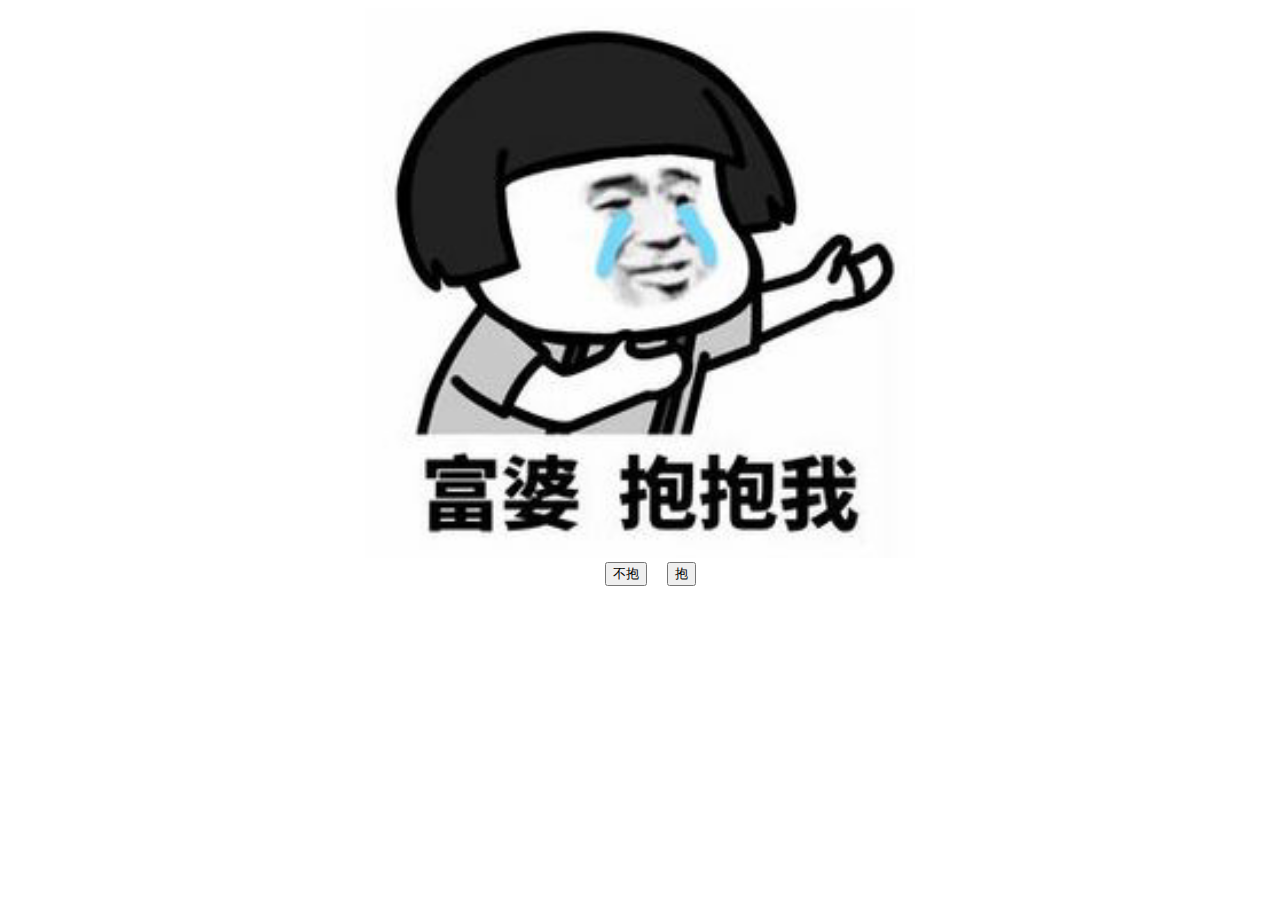
<file: fupobao/index.html>
<!DOCTYPE html>
<html lang="en">

<head>
    <meta charset="UTF-8">
    <meta name="viewport" content="width=device-width, initial-scale=1.0">
    <meta http-equiv="X-UA-Compatible" content="ie=edge">
    <title>Document</title>
    <style>
        .img {
            width: 100%;
            max-width: 550px;
            margin: 0 auto;

        }

        img {
            width: 100%;
        }

        .int {
            width: 100%;
            display: flex;
            justify-content: center;
        }

        button {
            margin-left: 20px;
        }
    </style>
<script src="../jquery.min.js"></script>
</head>

<body>
    <div class="img">
        <img src="./mmexport1582719672407.jpg" alt="">
    </div>

    <div class="int">
        <button class="but1">不抱</button>

        <button class="but2">抱</button>
    </div>

    <script>
        $(function () {
            $(".but1").on("click", function () {
                alert("呸")
            });
            $(".but2").on("click", function () {
                alert("嘻嘻嘻")
            })
        })
    </script>
</body>

</html>
</file>
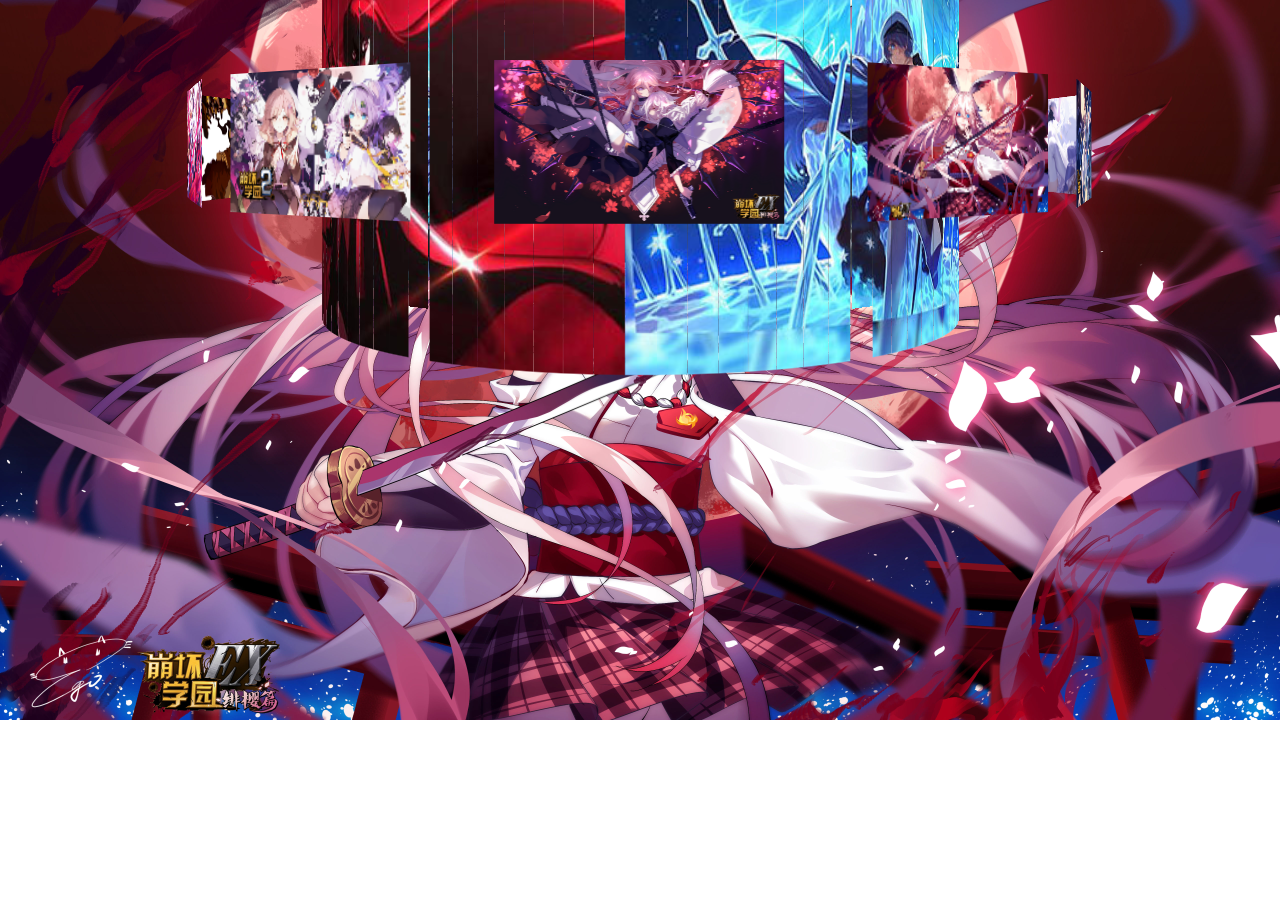
<file: whirligig/index.html>
<!DOCTYPE html>
<html lang="en">

<head>
    <meta charset="UTF-8">
    <meta name="viewport" content="width=device-width, initial-scale=1.0">
    <meta http-equiv="X-UA-Compatible" content="ie=edge">
    <title>Document</title>
    <link rel="stylesheet" href="./赤瞳.css">
</head>

<body>
    <div class="w">
        <div class="cc"><img src="./images/00_01_01.jpg" alt=""></div>
        <div class="cc"><img src="./images/00_01_02.jpg" alt=""></div>
        <div class="cc"><img src="./images/00_01_03.jpg" alt=""></div>
        <div class="cc"><img src="./images/00_01_04.jpg" alt=""></div>
        <div class="cc"><img src="./images/00_01_05.jpg" alt=""></div>
        <div class="cc"><img src="./images/00_01_06.jpg" alt=""></div>
        <div class="cc"><img src="./images/00_01_07.jpg" alt=""></div>
        <div class="cc"><img src="./images/00_01_08.jpg" alt=""></div>
        <div class="cc"><img src="./images/00_01_09.jpg" alt=""></div>
        <div class="cc"><img src="./images/00_01_10.jpg" alt=""></div>
        <div class="cc"><img src="./images/00_01_11.jpg" alt=""></div>
        <div class="cc"><img src="./images/00_01_12.jpg" alt=""></div>
        <div class="cc"><img src="./images/00_01_13.jpg" alt=""></div>
        <div class="cc"><img src="./images/00_01_14.jpg" alt=""></div>
        <div class="cc"><img src="./images/00_01_15.jpg" alt=""></div>
        <div class="cc"><img src="./images/00_01_16.jpg" alt=""></div>
        <div class="cc"><img src="./images/00_01_17.jpg" alt=""></div>
        <div class="cc"><img src="./images/00_01_18.jpg" alt=""></div>
        <div class="cc"><img src="./images/00_01_19.jpg" alt=""></div>
        <div class="cc"><img src="./images/00_01_20.jpg" alt=""></div>
        <div class="cc"><img src="./images/00_01_21.jpg" alt=""></div>
        <div class="cc"><img src="./images/00_01_22.jpg" alt=""></div>
        <div class="cc"><img src="./images/00_01_23.jpg" alt=""></div>
        <div class="cc"><img src="./images/00_01_24.jpg" alt=""></div>
        <div class="cc"><img src="./images/00_01_25.jpg" alt=""></div>
        <div class="cc"><img src="./images/00_01_26.jpg" alt=""></div>
        <div class="cc"><img src="./images/00_01_27.jpg" alt=""></div>
        <div class="cc"><img src="./images/00_01_28.jpg" alt=""></div>
        <div class="cc"><img src="./images/00_01_29.jpg" alt=""></div>
        <div class="cc"><img src="./images/00_01_30.jpg" alt=""></div>
        <div class="cc"><img src="./images/00_01_31.jpg" alt=""></div>
        <div class="cc"><img src="./images/00_01_32.jpg" alt=""></div>
        <div class="cc"><img src="./images/00_01_33.jpg" alt=""></div>
        <div class="cc"><img src="./images/00_01_34.jpg" alt=""></div>
        <div class="cc"><img src="./images/00_01_35.jpg" alt=""></div>
        <div class="cc"><img src="./images/00_01_36.jpg" alt=""></div>
        <div class="cc"><img src="./images/00_01_37.jpg" alt=""></div>
        <div class="cc"><img src="./images/00_01_38.jpg" alt=""></div>
        <div class="cc"><img src="./images/00_01_39.jpg" alt=""></div>
        <div class="cc"><img src="./images/00_01_40.jpg" alt=""></div>
        <div class="cc"><img src="./images/00_01_41.jpg" alt=""></div>
        <div class="cc"><img src="./images/00_01_42.jpg" alt=""></div>
        <div class="cc"><img src="./images/00_01_43.jpg" alt=""></div>
        <div class="cc"><img src="./images/00_01_44.jpg" alt=""></div>
        <div class="cc"><img src="./images/00_01_45.jpg" alt=""></div>
        <div class="cc"><img src="./images/00_02_01.jpg" alt=""></div>
        <div class="cc"><img src="./images/00_02_02.jpg" alt=""></div>
        <div class="cc"><img src="./images/00_02_03.jpg" alt=""></div>
        <div class="cc"><img src="./images/00_02_04.jpg" alt=""></div>
        <div class="cc"><img src="./images/00_02_05.jpg" alt=""></div>
        <div class="cc"><img src="./images/00_02_06.jpg" alt=""></div>
        <div class="cc"><img src="./images/00_02_07.jpg" alt=""></div>
        <div class="cc"><img src="./images/00_02_08.jpg" alt=""></div>
        <div class="cc"><img src="./images/00_02_09.jpg" alt=""></div>
        <div class="cc"><img src="./images/00_02_10.jpg" alt=""></div>
        <div class="cc"><img src="./images/00_02_11.jpg" alt=""></div>
        <div class="cc"><img src="./images/00_02_12.jpg" alt=""></div>
        <div class="cc"><img src="./images/00_02_13.jpg" alt=""></div>
        <div class="cc"><img src="./images/00_02_14.jpg" alt=""></div>
        <div class="cc"><img src="./images/00_02_15.jpg" alt=""></div>
        <div class="cc"><img src="./images/00_02_16.jpg" alt=""></div>
        <div class="cc"><img src="./images/00_02_17.jpg" alt=""></div>
        <div class="cc"><img src="./images/00_02_18.jpg" alt=""></div>
        <div class="cc"><img src="./images/00_02_19.jpg" alt=""></div>
        <div class="cc"><img src="./images/00_02_20.jpg" alt=""></div>
        <div class="cc"><img src="./images/00_02_21.jpg" alt=""></div>
        <div class="cc"><img src="./images/00_02_22.jpg" alt=""></div>
        <div class="cc"><img src="./images/00_02_23.jpg" alt=""></div>
        <div class="cc"><img src="./images/00_02_24.jpg" alt=""></div>
        <div class="cc"><img src="./images/00_02_25.jpg" alt=""></div>
        <div class="cc"><img src="./images/00_02_26.jpg" alt=""></div>
        <div class="cc"><img src="./images/00_02_27.jpg" alt=""></div>
        <div class="cc"><img src="./images/00_02_28.jpg" alt=""></div>
        <div class="cc"><img src="./images/00_02_29.jpg" alt=""></div>
        <div class="cc"><img src="./images/00_02_30.jpg" alt=""></div>
        <div class="cc"><img src="./images/00_02_31.jpg" alt=""></div>
        <div class="cc"><img src="./images/00_02_32.jpg" alt=""></div>
        <div class="cc"><img src="./images/00_02_33.jpg" alt=""></div>
        <div class="cc"><img src="./images/00_02_34.jpg" alt=""></div>
        <div class="cc"><img src="./images/00_02_35.jpg" alt=""></div>
        <div class="cc"><img src="./images/00_02_36.jpg" alt=""></div>
        <div class="cc"><img src="./images/00_02_37.jpg" alt=""></div>
        <div class="cc"><img src="./images/00_02_38.jpg" alt=""></div>
        <div class="cc"><img src="./images/00_02_39.jpg" alt=""></div>
        <div class="cc"><img src="./images/00_02_40.jpg" alt=""></div>
        <div class="cc"><img src="./images/00_02_41.jpg" alt=""></div>
        <div class="cc"><img src="./images/00_02_42.jpg" alt=""></div>
        <div class="cc"><img src="./images/00_02_43.jpg" alt=""></div>
        <div class="cc"><img src="./images/00_02_44.jpg" alt=""></div>
        <div class="cc"><img src="./images/00_02_45.jpg" alt=""></div>

        <div class="box">

            <div class="bb1">
                <img src="./media/0b.jpg" alt="">
            </div>
            <div class="bb2">
                <img src="./media/0009.jpg" alt="">
            </div>
            <div class="bb3">
                <img src="./media/0023.jpg" alt="">
            </div>
            <div class="bb4">
                <img src="./media/0014.jpg" alt="">
            </div>
            <div class="bb5">
                <img src="./media/0a.jpg" alt="">
            </div>
            <div class="bb6">
                <img src="./media/耀夜基01.jpg" alt="">
            </div>
            <div class="bb7">
                <img src="./media/099.png" alt="">
            </div>
            <div class="bb8">
                <img src="./media/耀夜基02.jpg" alt="">
            </div>
            <div class="bb9">
                <img src="./media/0012.jpg" alt="">
            </div>
            <div class="bb10">
                <img src="./media/0024.jpg" alt="">
            </div>
            <div class="bb11">
                <img src="./media/0031.jpg" alt="">
            </div>
            <div class="bb12">
                <img src="./media/屏幕截图(139).png" alt="">
            </div>
        </div>

    </div>
</body>

</html>
</file>
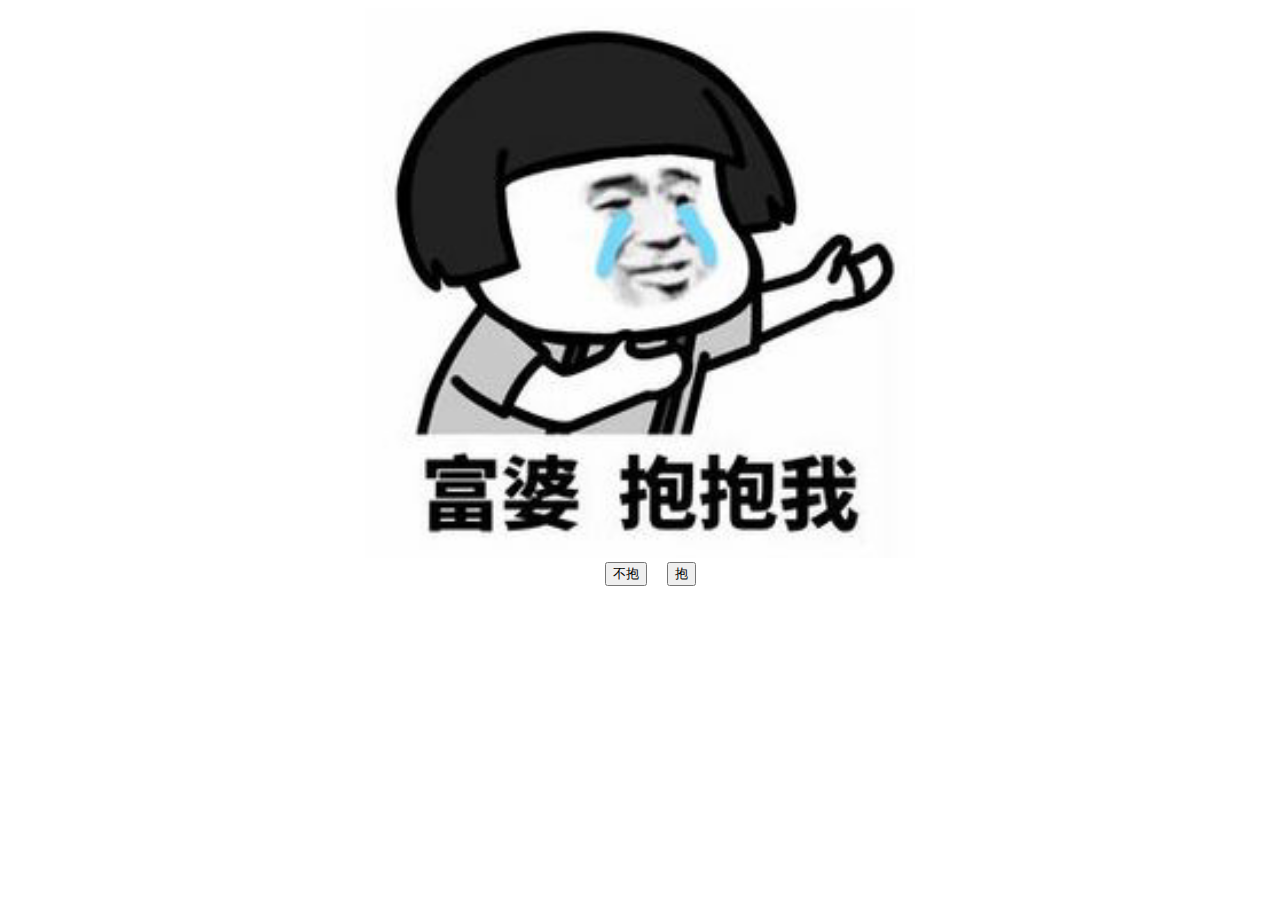
<file: fu.html>
<!DOCTYPE html>
<html lang="en">

<head>
    <meta charset="UTF-8">
    <meta name="viewport" content="width=device-width, initial-scale=1.0">
    <meta http-equiv="X-UA-Compatible" content="ie=edge">
    <title>Document</title>
    <style>
        .img {
            width: 100%;
            max-width: 550px;
            margin: 0 auto;

        }

        img {
            width: 100%;
        }

        .int {
            width: 100%;
            display: flex;
            justify-content: center;
        }

        button {
            margin-left: 20px;
        }
    </style>
<script src="./jquery.min.js"></script>
</head>

<body>
    <div class="img">
        <img src="./img/mmexport1582719672407.jpg" alt="">
    </div>

    <div class="int">
        <button class="but1">不抱</button>

        <button class="but2">抱</button>
    </div>

    <script>
        $(function () {
            $(".but1").on("click", function () {
                alert("呸")
            });
            $(".but2").on("click", function () {
                alert("嘻嘻嘻")
            })
        })
    </script>
</body>

</html>
</file>
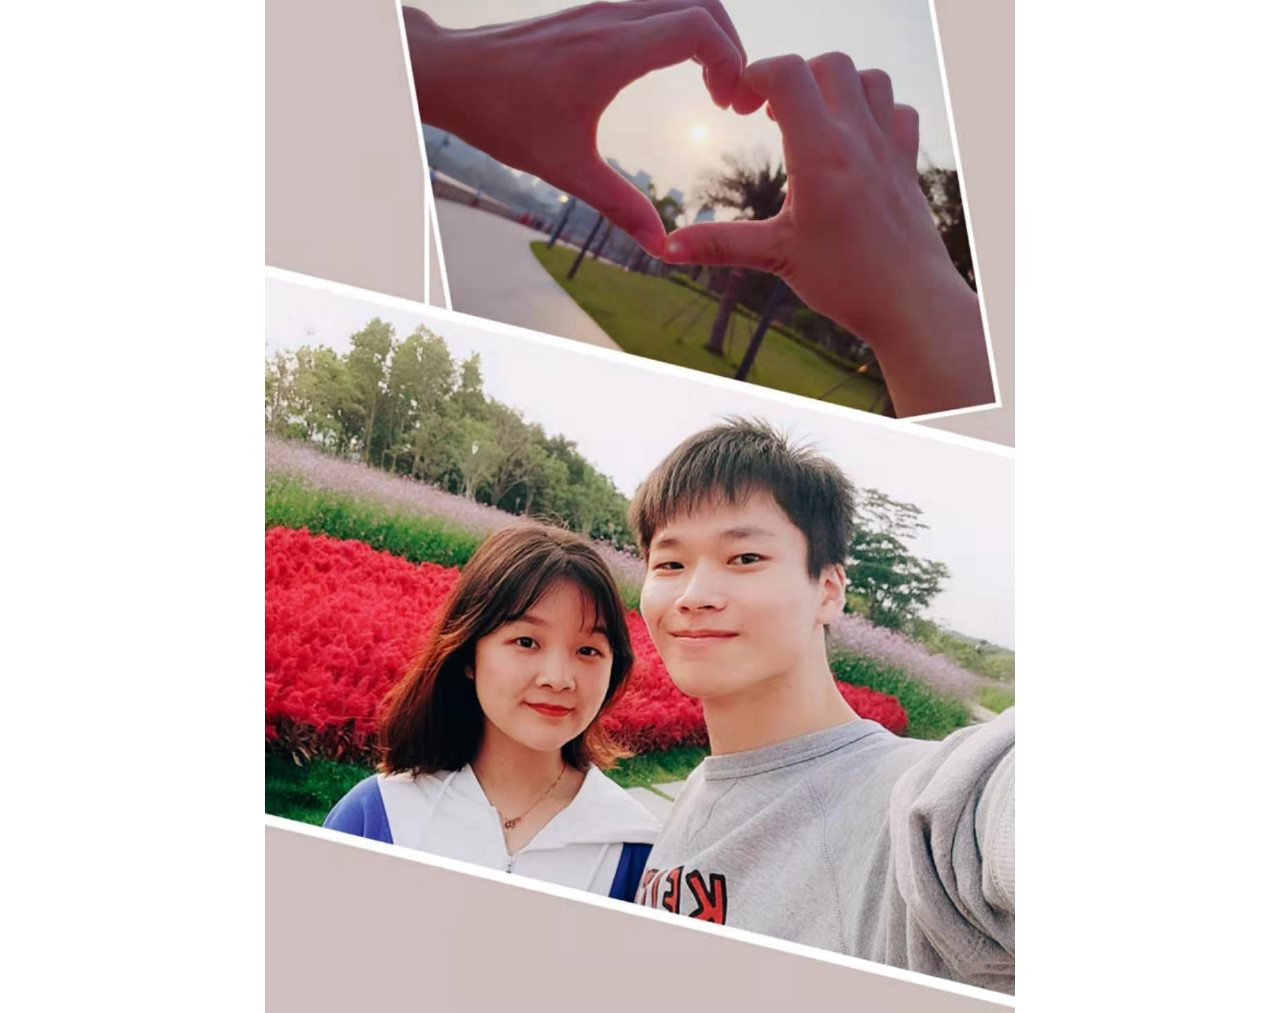
<file: index2.html>
<!DOCTYPE html>
<html lang="zh-CN">

<head>
    <meta charset="UTF-8">
    <meta name="viewport"
        content="width=device-width, initial-scale=1.0, maximum-scale=1.0, minimum-scale=1.0,user-scalable=no">
    <meta http-equiv="X-UA-Compatible" content="ie=edge">
    <title>2020</title>
    <script src="./jquery.min.js"></script>
    <script>
        $(function () {
            $(".w").css("height", innerHeight)

        })
    </script>
    <style>
        * {
            padding: 0;
            margin: 0;

        }

        body {
            overflow: hidden;
        }

        .w {
            width: 100%;
            max-width: 750px;
            margin: 0 auto;
            display: flex;
            align-items: center;
        }

        .w img {
            width: 100%;
        }
    </style>
</head>

<body>
    <div class="w">
        <img src="./微信图片_20191128191318.jpg" alt="">
    </div>
</body>

</html>
</file>
<file: whirligig/赤瞳.css>
* {
    margin: 0;
    padding: 0;
}
@keyframes momve {
    0% {transform: translateY(200px) rotateY(0);}
    100% {transform: translateY(200px) rotateY(-360deg);}
}
body {
    perspective: 900px;
    background: url(./media/0a.jpg) no-repeat  center 0;
    background-size: 100%;
    /* filter:blur(1px) */
}
.w {
    position: relative;
    width: 21px;
    height: 300px;
    margin: 0 auto;
    transform-style: preserve-3d;
    animation: momve 30s linear infinite ;
}
.w>div {
    position: absolute;
}

@keyframes move {
    0% {
        transform: rotateY(0);
    }
    100% {
        transform:  rotateY(360deg);
    }
}

.box {
    position: absolute;
    top: 0;
    left: -333.5%;
    width: 161px;
    height: 90px;
    margin: 0 auto;
    transform-style: preserve-3d;
    animation: move 10s linear infinite;
}
div[class^="bb"] {
    position: absolute;
    width: 100%;
    height: 100%;
}
div[class^="bb"] img {
    width: 161px;
}

.w div:nth-child(1) {transform:rotateY(0deg) translateZ(300px) ;}
.w div:nth-child(2) {transform:rotateY(4deg) translateZ(300px) ;}
.w div:nth-child(3) {transform:rotateY(8deg) translateZ(300px) ;}
.w div:nth-child(4) {transform:rotateY(12deg) translateZ(300px) ;}
.w div:nth-child(5) {transform:rotateY(16deg) translateZ(300px) ;}
.w div:nth-child(6) {transform:rotateY(20deg) translateZ(300px) ;}
.w div:nth-child(7) {transform:rotateY(24deg) translateZ(300px) ;}
.w div:nth-child(8) {transform:rotateY(28deg) translateZ(300px) ;}
.w div:nth-child(9) {transform:rotateY(32deg) translateZ(300px) ;}
.w div:nth-child(10) {transform:rotateY(36deg) translateZ(300px) ;}
.w div:nth-child(11) {transform:rotateY(40deg) translateZ(300px) ;}
.w div:nth-child(12) {transform:rotateY(44deg) translateZ(300px) ;}
.w div:nth-child(13) {transform:rotateY(48deg) translateZ(300px) ;}
.w div:nth-child(14) {transform:rotateY(52deg) translateZ(300px) ;}
.w div:nth-child(15) {transform:rotateY(56deg) translateZ(300px) ;}
.w div:nth-child(16) {transform:rotateY(60deg) translateZ(300px) ;}
.w div:nth-child(17) {transform:rotateY(64deg) translateZ(300px) ;}
.w div:nth-child(18) {transform:rotateY(68deg) translateZ(300px) ;}
.w div:nth-child(19) {transform:rotateY(72deg) translateZ(300px) ;}
.w div:nth-child(20) {transform:rotateY(76deg) translateZ(300px) ;}
.w div:nth-child(21) {transform:rotateY(80deg) translateZ(300px) ;}
.w div:nth-child(22) {transform:rotateY(84deg) translateZ(300px) ;}
.w div:nth-child(23) {transform:rotateY(88deg) translateZ(300px) ;}
.w div:nth-child(24) {transform:rotateY(92deg) translateZ(300px) ;}
.w div:nth-child(25) {transform:rotateY(96deg) translateZ(300px) ;}
.w div:nth-child(26) {transform:rotateY(100deg) translateZ(300px) ;}
.w div:nth-child(27) {transform:rotateY(104deg) translateZ(300px) ;}
.w div:nth-child(28) {transform:rotateY(108deg) translateZ(300px) ;}
.w div:nth-child(29) {transform:rotateY(112deg) translateZ(300px) ;}
.w div:nth-child(30) {transform:rotateY(116deg) translateZ(300px) ;}
.w div:nth-child(31) {transform:rotateY(120deg) translateZ(300px) ;}
.w div:nth-child(32) {transform:rotateY(124deg) translateZ(300px) ;}
.w div:nth-child(33) {transform:rotateY(128deg) translateZ(300px) ;}
.w div:nth-child(34) {transform:rotateY(132deg) translateZ(300px) ;}
.w div:nth-child(35) {transform:rotateY(136deg) translateZ(300px) ;}
.w div:nth-child(36) {transform:rotateY(140deg) translateZ(300px) ;}
.w div:nth-child(37) {transform:rotateY(144deg) translateZ(300px) ;}
.w div:nth-child(38) {transform:rotateY(148deg) translateZ(300px) ;}
.w div:nth-child(39) {transform:rotateY(152deg) translateZ(300px) ;}
.w div:nth-child(40) {transform:rotateY(156deg) translateZ(300px) ;}
.w div:nth-child(41) {transform:rotateY(160deg) translateZ(300px) ;}
.w div:nth-child(42) {transform:rotateY(164deg) translateZ(300px) ;}
.w div:nth-child(43) {transform:rotateY(168deg) translateZ(300px) ;}
.w div:nth-child(44) {transform:rotateY(172deg) translateZ(300px) ;}
.w div:nth-child(45) {transform:rotateY(176deg) translateZ(300px) ;}
.w div:nth-child(46) {transform:rotateY(180deg) translateZ(300px) ;}
.w div:nth-child(47) {transform:rotateY(-176deg) translateZ(300px) ;}
.w div:nth-child(48) {transform:rotateY(-172deg) translateZ(300px) ;}
.w div:nth-child(49) {transform:rotateY(-168deg) translateZ(300px) ;}
.w div:nth-child(50) {transform:rotateY(-164deg) translateZ(300px) ;}
.w div:nth-child(51) {transform:rotateY(-160deg) translateZ(300px) ;}
.w div:nth-child(52) {transform:rotateY(-156deg) translateZ(300px) ;}
.w div:nth-child(53) {transform:rotateY(-152deg) translateZ(300px) ;}
.w div:nth-child(54) {transform:rotateY(-148deg) translateZ(300px) ;}
.w div:nth-child(55) {transform:rotateY(-144deg) translateZ(300px) ;}
.w div:nth-child(56) {transform:rotateY(-140deg) translateZ(300px) ;}
.w div:nth-child(57) {transform:rotateY(-136deg) translateZ(300px) ;}
.w div:nth-child(58) {transform:rotateY(-132deg) translateZ(300px) ;}
.w div:nth-child(59) {transform:rotateY(-128deg) translateZ(300px) ;}
.w div:nth-child(60) {transform:rotateY(-124deg) translateZ(300px) ;}
.w div:nth-child(61) {transform:rotateY(-120deg) translateZ(300px) ;}
.w div:nth-child(62) {transform:rotateY(-116deg) translateZ(300px) ;}
.w div:nth-child(63) {transform:rotateY(-112deg) translateZ(300px) ;}
.w div:nth-child(64) {transform:rotateY(-108deg) translateZ(300px) ;}
.w div:nth-child(65) {transform:rotateY(-104deg) translateZ(300px) ;}
.w div:nth-child(66) {transform:rotateY(-100deg) translateZ(300px) ;}
.w div:nth-child(67) {transform:rotateY(-96deg) translateZ(300px) ;}
.w div:nth-child(68) {transform:rotateY(-92deg) translateZ(300px) ;}
.w div:nth-child(69) {transform:rotateY(-88deg) translateZ(300px) ;}
.w div:nth-child(70) {transform:rotateY(-84deg) translateZ(300px) ;}
.w div:nth-child(71) {transform:rotateY(-80deg) translateZ(300px) ;}
.w div:nth-child(72) {transform:rotateY(-76deg) translateZ(300px) ;}
.w div:nth-child(73) {transform:rotateY(-72deg) translateZ(300px) ;}
.w div:nth-child(74) {transform:rotateY(-68deg) translateZ(300px) ;}
.w div:nth-child(75) {transform:rotateY(-64deg) translateZ(300px) ;}
.w div:nth-child(76) {transform:rotateY(-60deg) translateZ(300px) ;}
.w div:nth-child(77) {transform:rotateY(-56deg) translateZ(300px) ;}
.w div:nth-child(78) {transform:rotateY(-52deg) translateZ(300px) ;}
.w div:nth-child(79) {transform:rotateY(-48deg) translateZ(300px) ;}
.w div:nth-child(80) {transform:rotateY(-44deg) translateZ(300px) ;}
.w div:nth-child(81) {transform:rotateY(-40deg) translateZ(300px) ;}
.w div:nth-child(82) {transform:rotateY(-36deg) translateZ(300px) ;}
.w div:nth-child(83) {transform:rotateY(-32deg) translateZ(300px) ;}
.w div:nth-child(84) {transform:rotateY(-28deg) translateZ(300px) ;}
.w div:nth-child(85) {transform:rotateY(-24deg) translateZ(300px) ;}
.w div:nth-child(86) {transform:rotateY(-20deg) translateZ(300px) ;}
.w div:nth-child(87) {transform:rotateY(-16deg) translateZ(300px) ;}
.w div:nth-child(88) {transform:rotateY(-12deg) translateZ(300px) ;}
.w div:nth-child(89) {transform:rotateY(-8deg) translateZ(300px) ;}
.w div:nth-child(90) {transform:rotateY(-4deg) translateZ(300px) ;}



.w .box .bb1 {    transform: translateY(100px) translateZ(400px);}
.w .box .bb2 {    transform: translateY(100px) rotateY(120deg) translateZ(400px);}
.w .box .bb3 {    transform: translateY(100px) rotateY(150deg) translateZ(400px);}
.w .box .bb4 {    transform: translateY(100px) rotateY(180deg) translateZ(400px);}
.w .box .bb5 {    transform: translateY(100px) rotateY(30deg) translateZ(400px);}
.w .box .bb6 {    transform: translateY(100px) rotateY(60deg) translateZ(400px);}
.w .box .bb7 {    transform: translateY(100px) rotateY(90deg) translateZ(400px);}
.w .box .bb8 {    transform: translateY(100px) rotateY(-150deg) translateZ(400px);}
.w .box .bb9 {    transform: translateY(100px) rotateY(-90deg) translateZ(400px);}
.w .box .bb10 {   transform: translateY(100px) rotateY(-120deg) translateZ(400px);}
.w .box .bb11 {   transform: translateY(100px) rotateY(-60deg) translateZ(400px);}
.w .box .bb12 {   transform: translateY(100px) rotateY(-30deg) translateZ(400px);}

.box img:hover {
    box-shadow: 0px 0px 4px 5px rgb(87, 37, 37);
    transform: scale(1.4);
}

.box img {
    transition: all .3s;
}
</file>
